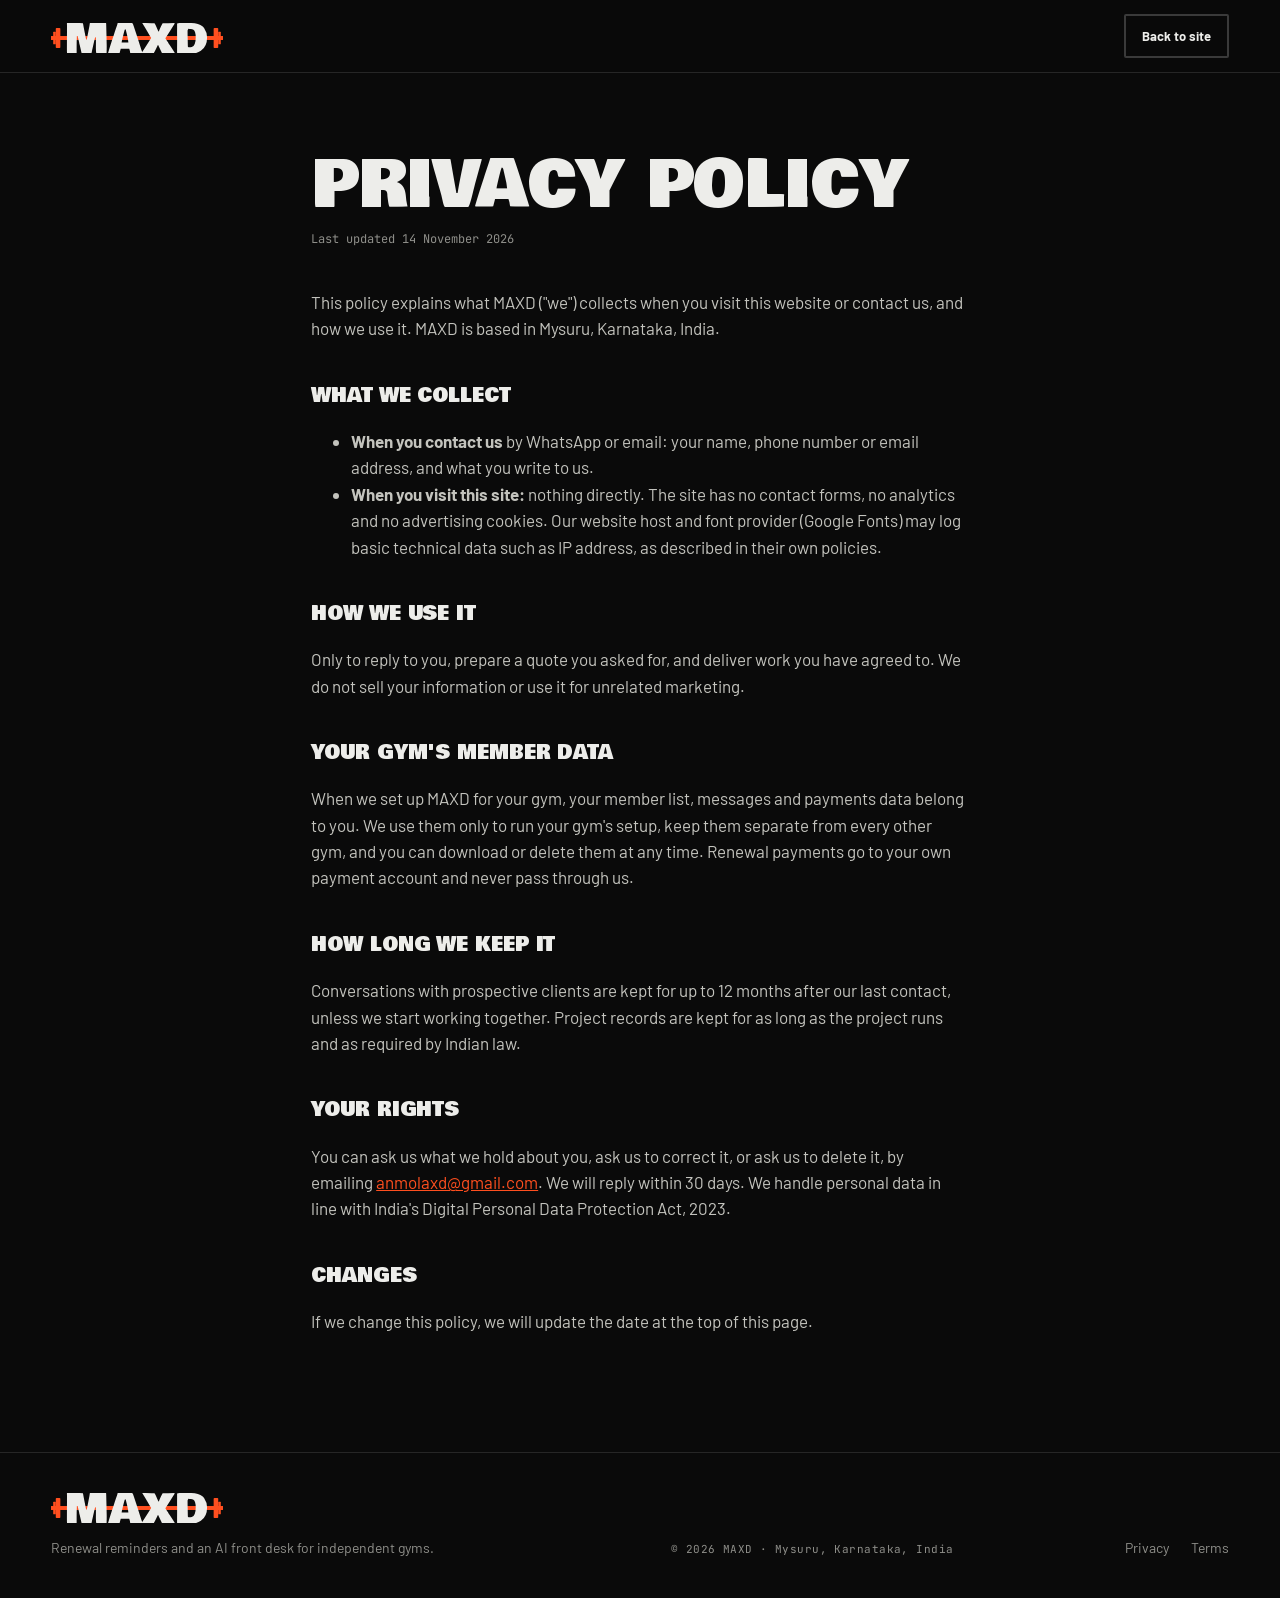
<file: privacy.html>
<!doctype html>
<html lang="en">
<head>
<meta charset="utf-8">
<meta name="viewport" content="width=device-width, initial-scale=1">
<title>Privacy Policy | MAXD</title>
<link rel="icon" href="brand/favicon-32.png" type="image/png" sizes="32x32">
<link rel="apple-touch-icon" href="brand/apple-touch-icon.png">
<meta property="og:image" content="https://anmolaxd.github.io/maxd/brand/og.png">
<meta property="og:image:width" content="1200">
<meta property="og:image:height" content="630">
<meta name="twitter:card" content="summary_large_image">
<link rel="preconnect" href="https://fonts.googleapis.com">
<link rel="preconnect" href="https://fonts.gstatic.com" crossorigin>
<link href="https://fonts.googleapis.com/css2?family=Bowlby+One&family=Barlow:ital,wght@0,400;0,500;0,600;0,700;1,400&family=JetBrains+Mono:wght@400;500&display=swap" rel="stylesheet">
<link rel="stylesheet" href="styles.css?v=11">
</head>
<body>
<header class="nav">
  <a class="brand" href="index.html" aria-label="MAXD home"><img class="logo" src="brand/logo-dark.svg" alt="MAXD" width="172" height="30"></a>
  <a class="btn btn-sm btn-line" href="index.html">Back to site</a>
</header>
<main class="legal">
  <h1>Privacy Policy</h1>
  <p class="updated">Last updated 14 November 2026</p>

  <p>This policy explains what MAXD ("we") collects when you visit this website or contact us, and how we use it. MAXD is based in Mysuru, Karnataka, India.</p>

  <h2>What we collect</h2>
  <ul>
    <li><strong>When you contact us</strong> by WhatsApp or email: your name, phone number or email address, and what you write to us.</li>
    <li><strong>When you visit this site:</strong> nothing directly. The site has no contact forms, no analytics and no advertising cookies. Our website host and font provider (Google Fonts) may log basic technical data such as IP address, as described in their own policies.</li>
  </ul>

  <h2>How we use it</h2>
  <p>Only to reply to you, prepare a quote you asked for, and deliver work you have agreed to. We do not sell your information or use it for unrelated marketing.</p>

  <h2>Your gym's member data</h2>
  <p>When we set up MAXD for your gym, your member list, messages and payments data belong to you. We use them only to run your gym's setup, keep them separate from every other gym, and you can download or delete them at any time. Renewal payments go to your own payment account and never pass through us.</p>

  <h2>How long we keep it</h2>
  <p>Conversations with prospective clients are kept for up to 12 months after our last contact, unless we start working together. Project records are kept for as long as the project runs and as required by Indian law.</p>

  <h2>Your rights</h2>
  <p>You can ask us what we hold about you, ask us to correct it, or ask us to delete it, by emailing <a href="mailto:anmolaxd@gmail.com">anmolaxd@gmail.com</a>. We will reply within 30 days. We handle personal data in line with India's Digital Personal Data Protection Act, 2023.</p>

  <h2>Changes</h2>
  <p>If we change this policy, we will update the date at the top of this page.</p>
</main>
<footer class="footer">
  <div class="f-brand"><img class="logo" src="brand/logo-dark.svg" alt="MAXD" width="172" height="30"><p>Renewal reminders and an AI front desk for independent gyms.</p></div>
  <p class="mono-note">© 2026 MAXD · Mysuru, Karnataka, India</p>
  <nav aria-label="Legal"><a href="privacy.html">Privacy</a><a href="terms.html">Terms</a></nav>
</footer>
</body>
</html>
</file>
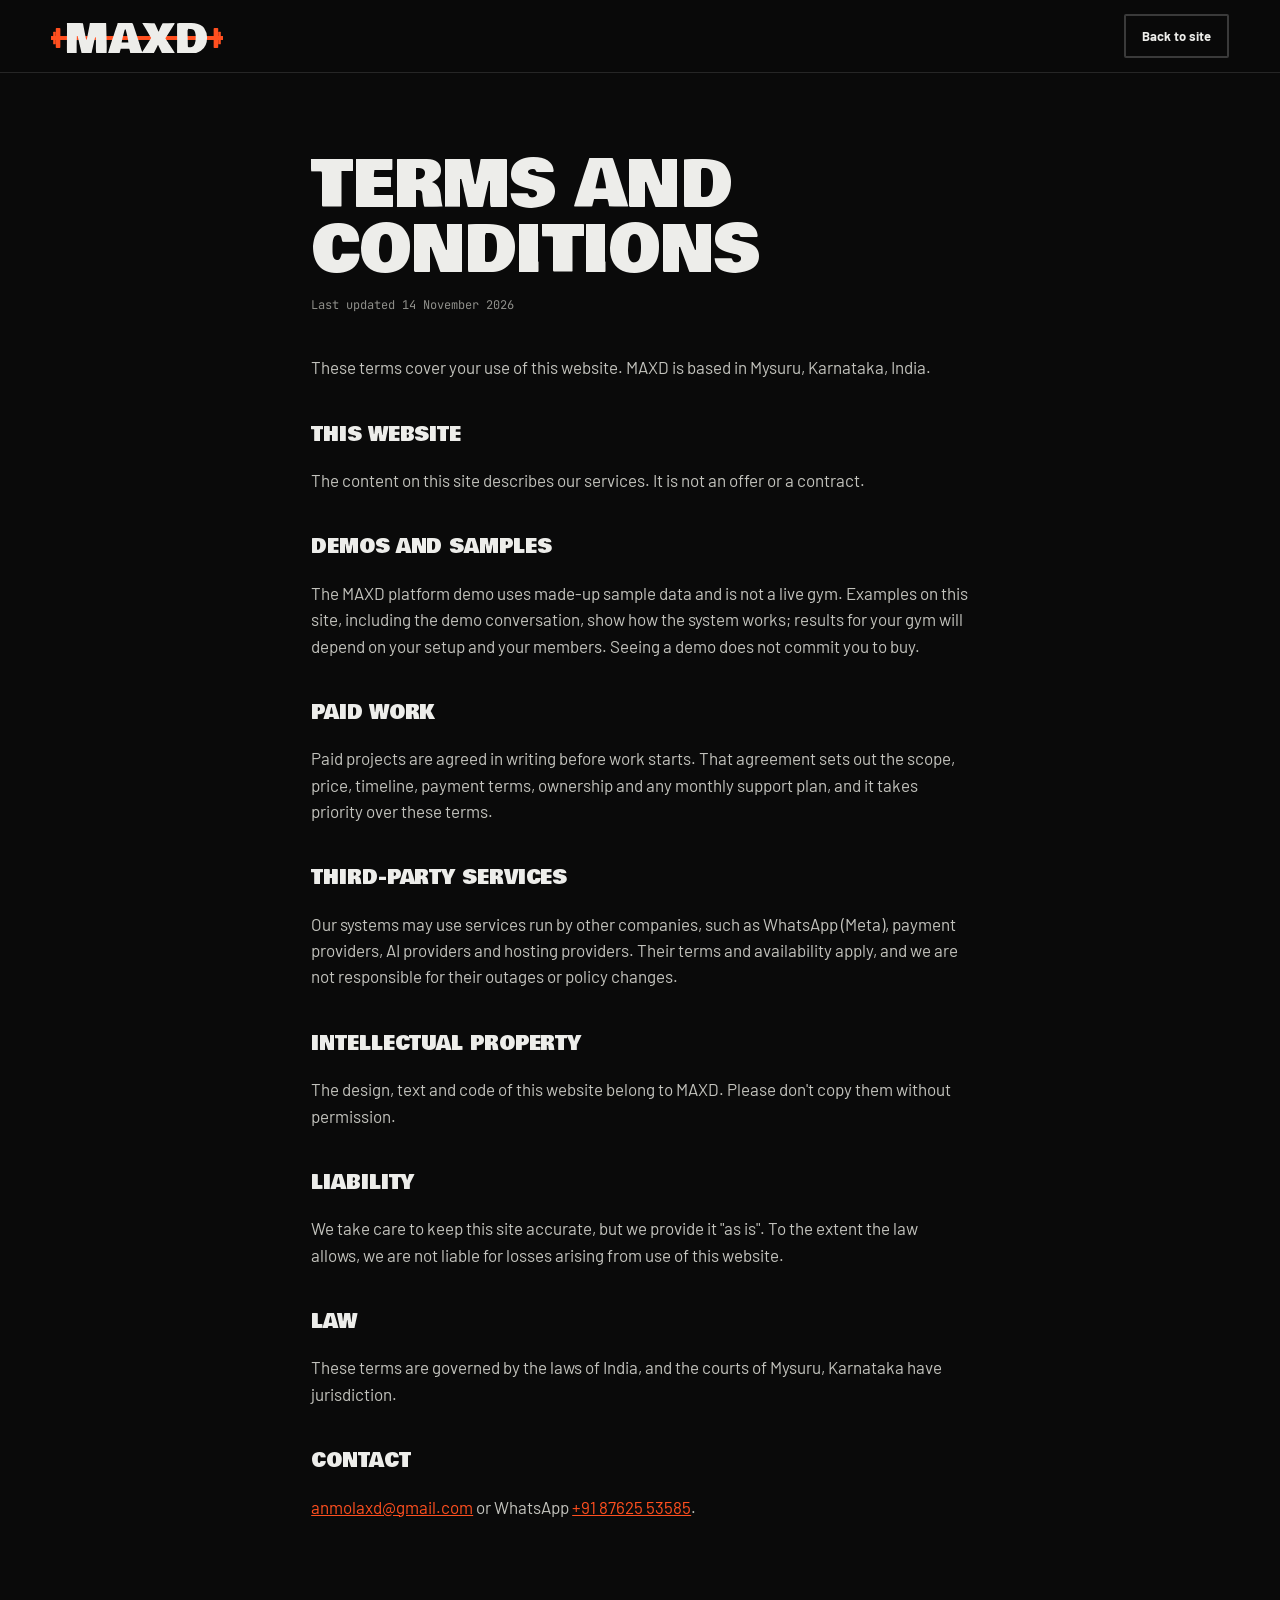
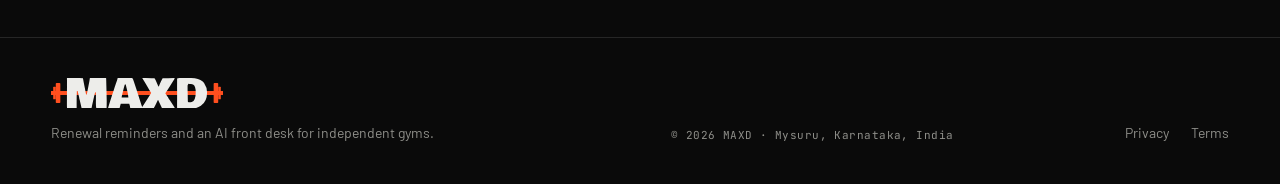
<file: terms.html>
<!doctype html>
<html lang="en">
<head>
<meta charset="utf-8">
<meta name="viewport" content="width=device-width, initial-scale=1">
<title>Terms and Conditions | MAXD</title>
<link rel="icon" href="brand/favicon-32.png" type="image/png" sizes="32x32">
<link rel="apple-touch-icon" href="brand/apple-touch-icon.png">
<meta property="og:image" content="https://anmolaxd.github.io/maxd/brand/og.png">
<meta property="og:image:width" content="1200">
<meta property="og:image:height" content="630">
<meta name="twitter:card" content="summary_large_image">
<link rel="preconnect" href="https://fonts.googleapis.com">
<link rel="preconnect" href="https://fonts.gstatic.com" crossorigin>
<link href="https://fonts.googleapis.com/css2?family=Bowlby+One&family=Barlow:ital,wght@0,400;0,500;0,600;0,700;1,400&family=JetBrains+Mono:wght@400;500&display=swap" rel="stylesheet">
<link rel="stylesheet" href="styles.css?v=11">
</head>
<body>
<header class="nav">
  <a class="brand" href="index.html" aria-label="MAXD home"><img class="logo" src="brand/logo-dark.svg" alt="MAXD" width="172" height="30"></a>
  <a class="btn btn-sm btn-line" href="index.html">Back to site</a>
</header>
<main class="legal">
  <h1>Terms and Conditions</h1>
  <p class="updated">Last updated 14 November 2026</p>

  <p>These terms cover your use of this website. MAXD is based in Mysuru, Karnataka, India.</p>

  <h2>This website</h2>
  <p>The content on this site describes our services. It is not an offer or a contract.</p>

  <h2>Demos and samples</h2>
  <p>The MAXD platform demo uses made-up sample data and is not a live gym. Examples on this site, including the demo conversation, show how the system works; results for your gym will depend on your setup and your members. Seeing a demo does not commit you to buy.</p>

  <h2>Paid work</h2>
  <p>Paid projects are agreed in writing before work starts. That agreement sets out the scope, price, timeline, payment terms, ownership and any monthly support plan, and it takes priority over these terms.</p>

  <h2>Third-party services</h2>
  <p>Our systems may use services run by other companies, such as WhatsApp (Meta), payment providers, AI providers and hosting providers. Their terms and availability apply, and we are not responsible for their outages or policy changes.</p>

  <h2>Intellectual property</h2>
  <p>The design, text and code of this website belong to MAXD. Please don't copy them without permission.</p>

  <h2>Liability</h2>
  <p>We take care to keep this site accurate, but we provide it "as is". To the extent the law allows, we are not liable for losses arising from use of this website.</p>

  <h2>Law</h2>
  <p>These terms are governed by the laws of India, and the courts of Mysuru, Karnataka have jurisdiction.</p>

  <h2>Contact</h2>
  <p><a href="mailto:anmolaxd@gmail.com">anmolaxd@gmail.com</a> or WhatsApp <a href="https://wa.me/918762553585">+91 87625 53585</a>.</p>
</main>
<footer class="footer">
  <div class="f-brand"><img class="logo" src="brand/logo-dark.svg" alt="MAXD" width="172" height="30"><p>Renewal reminders and an AI front desk for independent gyms.</p></div>
  <p class="mono-note">© 2026 MAXD · Mysuru, Karnataka, India</p>
  <nav aria-label="Legal"><a href="privacy.html">Privacy</a><a href="terms.html">Terms</a></nav>
</footer>
</body>
</html>
</file>
<file: styles.css>
﻿/* MAXD: "Scoreboard" design. Dark, condensed, data-led. */
:root {
  --bg: #0a0a0a;
  --surface: #131313;
  --surface-2: #1b1b1b;
  --line: #262626;
  --text: #ededea;
  --muted: #8f8f8a;
  --accent: #ff4f1f;   /* brand orange, from the logo */
  --win: #c6f432;      /* used only for "renewed" / success states */
  --display: "Bowlby One", Impact, sans-serif;
  --body: "Barlow", system-ui, sans-serif;
  --mono: "JetBrains Mono", ui-monospace, monospace;
  --g: clamp(16px, 4vw, 56px);
  --max: 1320px;
}
*, *::before, *::after { box-sizing: border-box; }
html { scroll-behavior: smooth; -webkit-text-size-adjust: 100%; }
@media (prefers-reduced-motion: reduce) { html { scroll-behavior: auto; } }
body { margin: 0; background: var(--bg); color: var(--text); font-family: var(--body); font-size: 17px; line-height: 1.55; -webkit-font-smoothing: antialiased; overflow-x: hidden; }
a { color: inherit; }
img, svg { display: block; }
:focus-visible { outline: 2px solid var(--accent); outline-offset: 3px; }
.skip { position: absolute; left: -999px; top: 8px; background: var(--accent); color: #0a0a0a; padding: 8px 12px; z-index: 100; }
.skip:focus { left: 8px; }
section, .strip, .footer { padding-left: var(--g); padding-right: var(--g); }
section > * { max-width: var(--max); margin-left: auto; margin-right: auto; }

/* ---------- type ---------- */
/* fat old-school gym display face for headings and big numbers */
h1, h2, h3, .tabs button, .tc-count, .d-grid b, .log-row .n, .rule-list b { font-family: var(--display); }
.tc-count small { font-family: var(--body); }
.display, .display-md { font-family: var(--display); font-stretch: 82%; font-weight: 800; letter-spacing: -.012em; line-height: 1.02; margin: 0; text-wrap: balance; }
.display { font-size: clamp(44px, 7.6vw, 120px); }
.display-md { font-size: clamp(36px, 5.2vw, 76px); max-width: 1000px; margin-left: 0; }
.hl { color: var(--accent); }
.mono-label { font-family: var(--mono); font-size: 12px; letter-spacing: .08em; text-transform: uppercase; color: var(--muted); margin: 0 0 20px; display: flex; align-items: center; gap: 10px; }
.mono-note { font-family: var(--mono); font-size: 11px; color: var(--muted); letter-spacing: .04em; }
.lede { font-size: clamp(18px, 1.6vw, 21px); color: #c9c9c4; max-width: 540px; margin: 28px 0 0; }
.sub { color: #b4b4ae; max-width: 600px; margin: 24px 0 0; font-size: 18px; }
.dot-unused { width: 8px; height: 8px; background: var(--win); display: inline-block; animation: blink 2s steps(2) infinite; }
@keyframes blink { 50% { opacity: .25; } }
.i { width: 18px; height: 18px; fill: none; stroke: currentColor; stroke-width: 2.2; stroke-linecap: square; }

/* ---------- logo (shared with brand files) ---------- */
.logo { display: block; height: 30px; width: auto; }  /* brand/logo-dark.svg, built by brand/maxd/logo-gen.py */

/* ---------- buttons: square, heavy ---------- */
.btn { display: inline-flex; align-items: center; gap: 12px; background: var(--accent); color: #0a0a0a; font-weight: 700; letter-spacing: 0; text-decoration: none; padding: 17px 24px; border: 2px solid var(--accent); border-radius: 2px; font-size: 16px; transition: background .2s, color .2s; }
.btn:hover { background: transparent; color: var(--accent); }
.btn-line { background: transparent; color: var(--text); border-color: #3a3a3a; }
.btn-line:hover { border-color: var(--text); color: var(--text); }
.btn-sm { padding: 10px 16px; font-size: 13px; }
.cta-row { display: flex; flex-wrap: wrap; gap: 14px; margin-top: 36px; }
.text-link { display: inline-flex; gap: 8px; align-items: center; color: var(--accent); font-weight: 600; text-decoration: none; border-bottom: 2px solid currentColor; padding-bottom: 2px; margin-top: 8px; }

/* ---------- nav ---------- */
.nav { position: sticky; top: 0; z-index: 50; display: flex; align-items: center; justify-content: space-between; gap: 24px; padding: 14px var(--g); background: rgba(10,10,10,.82); backdrop-filter: blur(10px); border-bottom: 1px solid var(--line); }
.brand { text-decoration: none; padding-top: 4px; }
.nav nav { display: flex; gap: 28px; }
.nav nav a { font-size: 15px; color: var(--muted); text-decoration: none; }
.nav nav a:hover { color: var(--text); }
@media (max-width: 860px) { .nav nav { display: none; } }

/* ---------- hero ---------- */
.hero { position: relative; display: grid; grid-template-columns: 1fr 1fr; gap: clamp(32px, 5vw, 80px); align-items: center; padding-top: clamp(40px, 5vw, 72px); padding-bottom: clamp(56px, 8vw, 110px); max-width: calc(var(--max) + 2 * var(--g)); margin: 0 auto; isolation: isolate; }
/* scoreboard grid, fading out behind the headline so text stays clean */
.hero::before { content: ""; position: absolute; inset: 0; z-index: -1; background-image: linear-gradient(var(--line) 1px, transparent 1px), linear-gradient(90deg, var(--line) 1px, transparent 1px); background-size: 88px 88px; -webkit-mask-image: linear-gradient(100deg, transparent 35%, #000 75%); mask-image: linear-gradient(100deg, transparent 35%, #000 75%); }
.hero > * { margin: 0; max-width: none; }
.hero .display { font-size: clamp(44px, 5.1vw, 80px); }
@media (max-width: 960px) { .hero { grid-template-columns: 1fr; } }

.timeline-card { background: var(--surface); border: 1px solid var(--line); border-top: 3px solid var(--accent); padding: 26px; }
.tc-head { display: flex; justify-content: space-between; align-items: flex-start; gap: 16px; }
.tc-head .mono-label { margin-bottom: 6px; }
.tc-count { font-stretch: 62%; font-weight: 850; font-size: 72px; line-height: 1; margin: 0; font-variant-numeric: tabular-nums; }
.tc-count small { font-size: 18px; font-stretch: 100%; font-weight: 500; color: var(--muted); text-transform: none; }
.stamp { font-family: var(--mono); font-size: 12px; text-transform: uppercase; letter-spacing: .08em; color: #0a0a0a; background: var(--win); padding: 6px 10px; transform: rotate(-4deg) scale(.6); opacity: 0; transition: transform .35s cubic-bezier(.2,1.6,.4,1), opacity .2s; }
.timeline-card.done .stamp { opacity: 1; transform: rotate(-4deg) scale(1); }
.tc-meter { height: 6px; background: var(--surface-2); margin: 20px 0 22px; }
.tc-meter span { display: block; height: 100%; width: 0; background: var(--accent); transition: width .9s ease; }
.timeline-card.done .tc-meter span { background: var(--win); }
.tc-events { list-style: none; margin: 0; padding: 0; display: grid; gap: 2px; }
.tc-events li { display: grid; grid-template-columns: 18px 76px 1fr; gap: 12px; align-items: center; padding: 11px 12px; background: var(--surface-2); color: var(--muted); font-size: 15px; transition: color .3s, background .3s; }
.tc-events b { font-family: var(--mono); font-weight: 500; font-size: 12px; text-transform: uppercase; letter-spacing: .06em; }
.tick { width: 12px; height: 12px; border: 2px solid #444; transition: background .3s, border-color .3s; }
.tc-events li.on { color: var(--text); }
.tc-events li.on .tick { background: var(--accent); border-color: var(--accent); }
.tc-events li.win.on { background: rgba(198,244,50,.1); }
.tc-events li.win.on .tick { background: var(--win); border-color: var(--win); }
.timeline-card .mono-note { margin: 14px 0 0; }

/* ---------- strip ---------- */
.strip { margin: 0; text-align: center; padding-top: 22px; padding-bottom: 22px; border-top: 1px solid var(--line); border-bottom: 1px solid var(--line); font-size: 15px; color: var(--muted); }

/* ---------- sections ---------- */
.leak, .kit, .log, .faq { padding-top: clamp(80px, 11vw, 150px); padding-bottom: clamp(40px, 5vw, 60px); }
.sec-head { margin-bottom: clamp(40px, 6vw, 72px); }

/* lifecycle track */
.track { position: relative; display: grid; grid-template-columns: repeat(5, 1fr); gap: 0; border-top: 1px solid var(--line); }
.track-line { position: absolute; left: 0; right: 0; top: -2px; height: 3px; }
.track-line span { display: block; height: 100%; width: 0; background: linear-gradient(90deg, var(--accent), var(--accent) 80%, #6b6b66); transition: width 2.2s cubic-bezier(.3,.7,.2,1); }
.track.in .track-line span { width: 100%; }
.stage-col { position: relative; padding: 34px 22px 0 0; }
.stage-col + .stage-col { padding-left: 22px; border-left: 1px solid var(--line); }
.node { position: absolute; top: -8px; left: 0; width: 14px; height: 14px; background: var(--bg); border: 3px solid #444; transition: border-color .3s, background .3s; }
.stage-col + .stage-col .node { left: -7px; }
.track.in .node { border-color: var(--accent); background: var(--accent); }
.stage-col h3 { font-stretch: 78%; font-weight: 800; font-size: 28px; line-height: 1; margin: 0 0 14px; }
.risk { color: var(--muted); font-size: 15px; min-height: 72px; margin: 0 0 18px; }
.fix { margin: 0; background: var(--surface); border-left: 3px solid var(--accent); padding: 14px 16px; font-size: 15px; }
.fix b { display: block; font-family: var(--mono); font-weight: 500; font-size: 11px; text-transform: uppercase; letter-spacing: .08em; color: var(--accent); margin-bottom: 4px; }
@media (max-width: 960px) {
  .track { grid-template-columns: 1fr; border-top: 0; border-left: 1px solid var(--line); margin-left: 7px; }
  .track-line { left: -2px; right: auto; top: 0; bottom: 0; width: 3px; height: auto; }
  .track-line span { width: 100% !important; height: 0; transition: height 2.2s cubic-bezier(.3,.7,.2,1); }
  .track.in .track-line span { height: 100%; }
  .stage-col, .stage-col + .stage-col { padding: 0 0 36px 28px; border-left: 0; }
  .node, .stage-col + .stage-col .node { left: -8px; top: 6px; }
  .risk { min-height: 0; }
}

/* tabs */
@media (max-width: 760px) { .tabs { grid-template-columns: 1fr 1fr; } .tabs button:nth-child(2) { border-right: 0; } .tabs button:nth-child(-n+2) { border-bottom: 1px solid var(--line); } }
.specs { list-style: none; padding: 0; margin: 0 0 18px; border-top: 1px solid var(--line); }
.specs li { padding: 12px 0 12px 28px; border-bottom: 1px solid var(--line); position: relative; font-size: 15px; }
.specs li::before { content: ""; position: absolute; left: 0; top: 19px; width: 12px; height: 3px; background: var(--accent); }
@keyframes rise { from { opacity: 0; transform: translateY(16px); } }

/* mocks (illustrations, aria-hidden) */
.mock { position: relative; align-self: center; background: #0d0d0d; border: 1px solid var(--line); padding: 20px; min-height: 340px; }
.mock::after { content: "Illustration · sample data"; position: absolute; right: 10px; bottom: -24px; font-family: var(--mono); font-size: 10px; color: var(--muted); letter-spacing: .04em; }
.m-top { margin: 0 0 18px; font-weight: 700; display: flex; justify-content: space-between; align-items: baseline; border-bottom: 1px solid var(--line); padding-bottom: 12px; }
.m-top small { font-family: var(--mono); font-weight: 400; font-size: 11px; color: var(--muted); }
.m-bubble { background: #1f2c22; color: #e6efe7; padding: 12px 14px 22px; max-width: 82%; margin: 0 0 10px auto; position: relative; font-size: 15px; border-radius: 2px; }
.m-bubble.m-in { background: var(--surface-2); color: var(--text); margin-left: 0; margin-right: auto; }
.m-bubble time { position: absolute; right: 10px; bottom: 5px; font-family: var(--mono); font-size: 10px; color: #8fa391; }
.m-btn { display: block; margin-top: 10px; padding: 9px; text-align: center; border: 1px solid #3c5a43; font-weight: 600; color: var(--win); }
.m-sys { text-align: center; font-family: var(--mono); font-size: 11px; color: var(--win); margin: 18px 0 0; letter-spacing: .03em; }
.s-bar { display: flex; gap: 6px; align-items: center; margin: -8px -8px 18px; padding-bottom: 12px; border-bottom: 1px solid var(--line); }
.s-bar i { width: 9px; height: 9px; background: #333; }
.s-bar span { margin-left: 10px; font-family: var(--mono); font-size: 11px; color: var(--muted); }
.s-hero { display: grid; grid-template-columns: 1.2fr 1fr; gap: 18px; align-items: end; }
.s-h { font-stretch: 78%; font-weight: 800; font-size: 32px; line-height: 1; margin: 0; }
.s-form { display: grid; gap: 6px; }
.s-form span { border: 1px solid #333; padding: 9px 10px; font-size: 12px; color: var(--muted); }
.s-form .s-go { background: var(--accent); border-color: var(--accent); color: #0a0a0a; font-weight: 700; text-align: center; }
.s-plans { display: grid; grid-template-columns: repeat(3, 1fr); gap: 8px; margin-top: 22px; }
.s-plans span { border: 1px solid var(--line); height: 92px; padding: 10px; font-size: 13px; }
.s-plans .pop { border-color: var(--accent); }
.d-grid { display: grid; grid-template-columns: 1fr 1fr; gap: 8px; }
.d-grid div { background: var(--surface-2); padding: 14px; }
.d-grid small { display: block; font-family: var(--mono); font-size: 10px; text-transform: uppercase; letter-spacing: .06em; color: var(--muted); }
.d-grid b { font-stretch: 62%; font-weight: 850; font-size: 44px; line-height: 1.1; }
.d-grid .ok { color: var(--win); } .d-grid .warn { color: var(--accent); }
.d-bars { display: flex; align-items: flex-end; gap: 8px; height: 90px; margin-top: 14px; border-bottom: 1px solid var(--line); }
.d-bars span { flex: 1; height: var(--h); background: #2a2a2a; }
.d-bars span:last-child { background: var(--accent); }

/* programme log */
.log-table { border-top: 2px solid var(--text); }
.log-row { display: grid; grid-template-columns: 90px 1fr 180px; gap: 24px; padding: 24px 0; border-bottom: 1px solid var(--line); align-items: baseline; }
.log-h { font-family: var(--mono); font-size: 11px; text-transform: uppercase; letter-spacing: .08em; color: var(--muted); padding: 12px 0; }
.log-row .n { font-stretch: 62%; font-weight: 850; font-size: 48px; line-height: 1; color: var(--accent); }
.log-row b { font-weight: 700; }
.log-row .eff { font-family: var(--mono); font-size: 13px; color: var(--muted); text-align: right; }
@media (max-width: 700px) { .log-row { grid-template-columns: 56px 1fr; } .log-row .eff { grid-column: 2; text-align: left; } .log-h span:last-child { display: none; } .log-row .n { font-size: 36px; } }


/* FAQ */
.qa { border-top: 1px solid var(--line); }
.qa details { border-bottom: 1px solid var(--line); }
.qa summary { list-style: none; cursor: pointer; padding: 24px 48px 24px 0; font-size: clamp(19px, 2vw, 24px); font-weight: 600; position: relative; }
.qa summary::-webkit-details-marker { display: none; }
.qa summary::after { content: ""; position: absolute; right: 6px; top: 50%; width: 16px; height: 16px; margin-top: -8px; background: linear-gradient(var(--accent), var(--accent)) center/100% 3px no-repeat, linear-gradient(var(--accent), var(--accent)) center/3px 100% no-repeat; transition: transform .25s; }
.qa details[open] summary::after { transform: rotate(45deg); }
.qa p { color: #c3c3bd; margin: 0 0 26px; max-width: 760px; }

/* final */
.final { padding-top: clamp(90px, 12vw, 170px); padding-bottom: clamp(90px, 12vw, 160px); border-top: 1px solid var(--line); margin-top: clamp(60px, 8vw, 100px); }
.final .display a { text-decoration: none; }
.final .display a:hover .hl { text-decoration: underline; text-decoration-thickness: 6px; text-underline-offset: 10px; }

/* footer */
.footer { display: grid; grid-template-columns: 1.4fr 1fr auto; gap: 24px 40px; align-items: end; padding-top: 40px; padding-bottom: 40px; border-top: 1px solid var(--line); }
.f-brand p { color: var(--muted); font-size: 14px; max-width: 420px; margin: 14px 0 0; }
.footer nav { display: flex; gap: 22px; }
.footer nav a { font-size: 14px; color: var(--muted); text-decoration: none; }
.footer nav a:hover { color: var(--text); }
.footer .mono-note { margin: 0; }
@media (max-width: 760px) { .footer { grid-template-columns: 1fr; } }

/* scroll reveal (only when JS + motion allowed) */
.js-motion .rv { opacity: 0; transform: translateY(28px); transition: opacity .8s ease, transform .8s cubic-bezier(.2,.8,.2,1); }
.js-motion .rv.in { opacity: 1; transform: none; }

/* legal pages */
.legal { max-width: 760px; margin: 0 auto; padding: 80px var(--g) 100px; }
.legal h1 { font-stretch: 78%; font-weight: 800; font-size: clamp(48px, 7vw, 88px); line-height: .95; margin: 0 0 8px; }
.legal .updated { font-family: var(--mono); font-size: 12px; color: var(--muted); margin-bottom: 40px; }
.legal h2 { font-stretch: 78%; font-weight: 800; font-size: 24px; margin: 40px 0 10px; }
.legal p, .legal li { color: #c3c3bd; }
.legal a { color: var(--accent); }

/* who we are */

/* Bowlby One has one weight and is very wide: no faux bold, smaller sizes */
h1, h2, h3, .display, .display-md, .tc-count, .d-grid b, .log-row .n, .rule-list b { font-weight: 400; font-synthesis: none; letter-spacing: -.005em; }
h1, h2, h3, .display, .display-md, .rule-list b { text-transform: uppercase; }
.display { font-size: clamp(30px, 5.4vw, 84px); line-height: 1.04; }
.hero .display { font-size: clamp(30px, 3.6vw, 56px); }
.display-md { font-size: clamp(26px, 3.6vw, 52px); line-height: 1.05; }
.stage-col h3 { font-size: 19px; line-height: 1.1; }
.tc-count { font-size: 60px; }
.d-grid b { font-size: 32px; }
.log-row .n { font-size: 36px; }
.legal h1 { font-size: clamp(34px, 5vw, 64px); line-height: 1.02; }
.legal h2 { font-size: 19px; }

/* ---------- service demos (main.js plays them; without JS or with reduced motion everything is shown) ---------- */
.js-motion .mock [data-at]:not(.shown):not(.typing) { display: none; }
.js-motion .mock [data-at].shown { animation: pop .35s cubic-bezier(.2,.8,.2,1); }
@keyframes pop { from { opacity: 0; transform: translateY(10px) scale(.97); } }
.m-bubble.typing { font-size: 0; width: 68px; padding: 14px; animation: pop .25s ease; }
.m-bubble.typing > * { display: none; }
.m-bubble.typing::after { content: ""; display: block; height: 8px; background: radial-gradient(circle at 4px 4px, #8fa391 3.5px, transparent 4px) 0 0 / 14px 8px repeat-x; animation: blink .8s steps(2) infinite; }
.m-btn.tap, .s-go.tap { animation: tap .6s ease; }
@keyframes tap { 35% { transform: scale(.93); filter: brightness(1.4); background-color: rgba(198,244,50,.2); } }
.s-form span.typed { color: var(--text); }
.mock-dash.run .d-bars span { animation: grow .9s cubic-bezier(.2,.8,.2,1) both; animation-delay: calc(var(--n) * 90ms); transform-origin: bottom; }
@keyframes grow { from { transform: scaleY(0); } }
@keyframes prog { from { transform: scaleX(0); } }

/* ---------- motion borrowed in spirit from tomdekoning.work: running words, masked rises, scroll-lit text, letter-roll links ---------- */
.sr-only { position: absolute; width: 1px; height: 1px; overflow: hidden; clip: rect(0 0 0 0); white-space: nowrap; }
/* marquees: without JS (or with reduced motion) they sit still and wrap */
.marquee { overflow: hidden; }
.strip.marquee { padding: 0; text-align: left; color: var(--text); }
.mq-track { display: flex; justify-content: center; flex-wrap: wrap; }
.mq-on .mq-track { flex-wrap: nowrap; justify-content: flex-start; width: max-content; will-change: transform; }
.mq-set { display: flex; align-items: center; flex-wrap: wrap; justify-content: center; gap: 14px 28px; padding: 18px 28px; flex: 0 1 auto; }
.mq-on .mq-set { flex-wrap: nowrap; padding-left: 0; flex: none; }
.mq-set span { font-family: var(--display); text-transform: uppercase; font-size: 20px; white-space: nowrap; }
.mq-set i { width: 9px; height: 9px; background: var(--accent); flex: none; }
/* headings rise word by word from behind a mask */
.rise .w { display: inline-block; overflow: hidden; vertical-align: top; padding-bottom: .1em; margin-bottom: -.1em; }
.rise .w > span { display: inline-block; transform: translateY(108%); transition: transform 1s cubic-bezier(.16,1,.3,1); }
.rise.in .w > span { transform: none; }
/* one statement lights up word by word as you scroll */
.fill .w > span { color: #3a3a37; transition: color .35s ease; }
.fill .w.lit > span { color: var(--text); }
/* nav links: letters roll up on hover */
.roll { display: inline-flex; overflow: hidden; height: 1.3em; line-height: 1.3em; vertical-align: top; }
.roll span { display: inline-block; text-shadow: 0 1.3em currentColor; transition: transform .45s cubic-bezier(.65,0,.25,1); }
a:hover > .roll span, a:focus-visible > .roll span { transform: translateY(-1.3em); }

/* ---------- how we work: pinned heading, six numbered terms that light up as you reach them ---------- */
.rules { padding-top: clamp(80px, 11vw, 150px); padding-bottom: clamp(40px, 5vw, 70px); }
.rules-grid { display: grid; grid-template-columns: minmax(0, 1fr) minmax(0, 1.35fr); gap: clamp(32px, 6vw, 110px); align-items: start; }
.rules-head { position: sticky; top: 120px; }
.rules-group { font-family: var(--mono); font-size: 12px; letter-spacing: .08em; text-transform: uppercase; color: var(--accent); margin: 0 0 14px; }
.rule-list + .rules-group { margin-top: clamp(40px, 5vw, 64px); }
.rule-list { list-style: none; margin: 0; padding: 0; border-top: 1px solid var(--line); }
.rule-list li { position: relative; display: grid; grid-template-columns: clamp(70px, 8vw, 120px) minmax(0, 1fr); gap: clamp(16px, 2vw, 28px); align-items: start; padding: clamp(22px, 2.6vw, 34px) 0; border-bottom: 1px solid var(--line); }
.rule-list li::after { content: ""; position: absolute; left: 0; right: 0; bottom: -1px; height: 2px; background: var(--accent); transform: scaleX(0); transform-origin: left; transition: transform 1s cubic-bezier(.16,1,.3,1); }
.rn { font-family: var(--display); font-size: clamp(48px, 5.4vw, 80px); line-height: .82; color: transparent; -webkit-text-stroke: 1.5px #444440; transition: color .6s ease, -webkit-text-stroke-color .6s ease; }
.rule-list b { display: block; font-size: clamp(22px, 2.3vw, 32px); line-height: 1.05; margin: 2px 0 10px; transition: color .6s ease; }
.rule-list p { margin: 0; color: #8f8f8a; font-size: 17px; max-width: 46ch; transition: color .6s ease; }
.rule-list li.on::after { transform: scaleX(1); }
.rule-list li.on .rn { color: var(--accent); -webkit-text-stroke-color: var(--accent); }
.rule-list li.on p { color: #d6d6d1; }
.rules-head .sub { margin-top: 18px; }
@media (max-width: 860px) { .rules-grid { grid-template-columns: 1fr; } .rules-head { position: static; } }

/* ---------- footer card: orange glow, running name, 3D barbell (bar3d.js) ---------- */
.fcard { position: relative; isolation: isolate; overflow: hidden; margin: clamp(48px, 7vw, 96px) var(--g) var(--g); background: #0e0e0e; border: 1px solid var(--line); }
.fc-glow { position: absolute; inset: -25%; z-index: -1; pointer-events: none; will-change: transform, opacity;
  /* the box is 150% of the card, so 72% here sits about 83% down the card */
  background: radial-gradient(40% 44% at 30% 72%, rgba(255,79,31,.95), rgba(255,79,31,.5) 40%, rgba(255,79,31,0) 72%),
              radial-gradient(26% 30% at 80% 76%, rgba(255,90,40,.5), rgba(255,90,40,0) 70%),
              radial-gradient(70% 26% at 50% 86%, rgba(255,110,50,.5), rgba(255,110,50,0) 72%); }
.fc-top { display: grid; grid-template-columns: minmax(0, 1.4fr) auto; gap: 24px 48px; padding: clamp(24px, 4vw, 48px); align-items: start; }
.fc-links { display: flex; gap: clamp(24px, 4vw, 56px); margin: 0; }
.fc-links dt { font-family: var(--mono); font-size: 11px; letter-spacing: .08em; text-transform: uppercase; color: var(--muted); margin-bottom: 6px; }
.fc-links dd { margin: 0; font-size: 16px; }
.fc-links a { color: var(--text); text-decoration: none; }
.fc-links a:hover { color: var(--accent); }
.fc-stage { position: relative; }
.fc-scene { position: relative; height: clamp(170px, 21vw, 330px); }
.fc-mq { position: absolute; left: 0; right: 0; bottom: 4%; }
.fc-mq .mq-set { padding: 0; gap: .25em; font-size: clamp(96px, 19vw, 330px); }
.fc-mq .mq-set span { font-size: 1em; line-height: .78; color: var(--text); }
.fc-mq .mq-set .o { color: var(--accent); }
.fc-mq .mq-set i { width: .1em; height: .1em; }
.fc-mq:not(.mq-on) .mq-set > :not(:first-child) { display: none; }
.fc-bottom { display: flex; justify-content: space-between; gap: 16px; padding: 16px clamp(24px, 4vw, 48px) 20px; font-family: var(--mono); font-size: 12px; color: rgba(237,237,234,.7); }
@media (max-width: 700px) { .fc-top { grid-template-columns: 1fr; } }
@media (max-width: 700px) {
  .fc-glow { background: radial-gradient(90% 24% at 30% 80%, rgba(255,79,31,.9), rgba(255,79,31,.4) 42%, rgba(255,79,31,0) 72%),
                         radial-gradient(70% 16% at 80% 86%, rgba(255,90,40,.45), rgba(255,90,40,0) 70%); }
}

/* hero: floating 3D barbell (bar3d.js) with glass "software" cards; each plate and its card is one MAXD service */
.hero { grid-template-columns: .9fr 1.1fr; }
.hero-stage { position: relative; isolation: isolate; align-self: center; height: clamp(420px, min(46vw, calc(100svh - var(--navh, 73px) - 80px)), 680px); margin: 0 calc(-1 * var(--g)) 0 0; }
.hero-glow { position: absolute; inset: -12% -8%; z-index: -1; pointer-events: none; filter: blur(8px);
  background: radial-gradient(42% 38% at 50% 52%, rgba(255,79,31,.85), rgba(255,79,31,.35) 40%, rgba(255,79,31,0) 72%),
              radial-gradient(30% 30% at 22% 40%, rgba(255,120,60,.35), rgba(255,120,60,0) 70%),
              radial-gradient(30% 30% at 80% 62%, rgba(255,60,20,.4), rgba(255,60,20,0) 70%),
              radial-gradient(20% 20% at 70% 20%, rgba(198,244,50,.12), rgba(198,244,50,0) 70%);
  animation: breathe 7s ease-in-out infinite; }
@keyframes breathe { 0%, 100% { opacity: 1; transform: scale(1); } 50% { opacity: .75; transform: scale(1.06); } }
.hero-stage canvas { position: absolute; inset: 0; width: 100%; height: 100%; display: block; opacity: 0; transition: opacity 1.2s ease;
  -webkit-mask-image: radial-gradient(75% 70% at 50% 50%, #000 60%, transparent 100%); mask-image: radial-gradient(75% 70% at 50% 50%, #000 60%, transparent 100%); }
.hero-stage canvas.ready { opacity: 1; }
/* glass cards: hidden until their plate goes on, then they float */
.hc { position: absolute; z-index: 2; display: flex; align-items: center; gap: 10px; padding: 10px 14px 10px 10px; min-width: 200px;
  background: rgba(18,18,18,.62); -webkit-backdrop-filter: blur(14px) saturate(140%); backdrop-filter: blur(14px) saturate(140%);
  border: 1px solid rgba(255,255,255,.1); border-radius: 12px; box-shadow: 0 18px 50px rgba(0,0,0,.55), 0 0 0 1px rgba(255,79,31,.12), 0 0 32px rgba(255,79,31,.14);
  opacity: 0; transform: translateY(16px) scale(.94); transition: opacity .6s ease, transform .7s cubic-bezier(.2,.8,.2,1); }
.hc.in { opacity: 1; transform: none; animation: float 6s ease-in-out infinite; animation-delay: var(--fd, 0s); }
@keyframes float { 0%, 100% { translate: 0 0; } 50% { translate: 0 -10px; } }
.hc p { margin: 0; line-height: 1.25; }
.hc small { display: block; font-family: var(--mono); font-size: 10px; letter-spacing: .04em; color: var(--muted); }
.hc b { font-size: 14px; font-weight: 600; color: var(--text); }
.hc-ico { flex: none; display: grid; place-items: center; width: 30px; height: 30px; border-radius: 8px; font-style: normal; font-family: var(--mono); font-size: 12px; font-weight: 600;
  background: rgba(255,79,31,.16); color: var(--accent); }
.hc-1 .hc-ico { background: rgba(198,244,50,.14); color: var(--win); }
.hc-bars { display: flex; align-items: flex-end; gap: 3px; height: 26px; margin-left: 4px; }
.hc-bars s { width: 5px; height: var(--h); background: #3a3a3a; border-radius: 1px; }
.hc-bars s:last-child { background: var(--accent); }
.hc-1 { top: 9%; left: 6%; --fd: 0s; }
.hc-2 { top: 5%; right: 5%; --fd: -1.5s; }
.hc-3 { bottom: 11%; left: 3%; --fd: -3s; }
.hc-4 { bottom: 6%; right: 7%; --fd: -4.5s; }
.hc-live { position: absolute; z-index: 2; left: 50%; bottom: 0; translate: -50% 0; margin: 0; display: flex; align-items: center; gap: 8px; padding: 6px 12px; border-radius: 99px; white-space: nowrap;
  font-family: var(--mono); font-size: 11px; letter-spacing: .08em; text-transform: uppercase; color: var(--text); background: rgba(18,18,18,.7); border: 1px solid rgba(198,244,50,.3);
  opacity: 0; transition: opacity .6s ease; }
.hc-live span { width: 7px; height: 7px; border-radius: 50%; background: var(--win); animation: ping 1.6s ease-out infinite; }
.hc-live.in { opacity: 1; }
@keyframes ping { 0% { box-shadow: 0 0 0 0 rgba(198,244,50,.6); } 70%, 100% { box-shadow: 0 0 0 8px rgba(198,244,50,0); } }
@media (prefers-reduced-motion: reduce) { .hero-glow, .hc.in, .hc-live span { animation: none; } }
@media (max-width: 960px) {
  /* phones/tablets: the barbell leads, full width, headline right under it */
  .hero { grid-template-columns: 1fr; padding-top: 0; }
  .hero-stage { order: -1; height: clamp(340px, 100vw, 520px); width: 100vw; margin: 0 0 0 calc(50% - 50vw); }
}
@media (max-width: 600px) {
  .hc { min-width: 0; gap: 7px; padding: 6px 9px 6px 6px; border-radius: 10px; }
  .hc-ico { width: 22px; height: 22px; font-size: 10px; border-radius: 6px; }
  .hc small { font-size: 8.5px; }
  .hc b { font-size: 11.5px; }
  .hc-bars { display: none; }
  .hc-1 { top: 5%; left: 3%; } .hc-2 { top: 16%; right: 3%; } .hc-3 { bottom: 17%; left: 3%; } .hc-4 { bottom: 7%; right: 3%; }
  .hc-live { font-size: 9px; padding: 4px 10px; }
}
/* the countdown card that used to sit in the hero, now beside the "plan just runs out" heading */
.leak-intro { display: grid; grid-template-columns: 1.15fr .85fr; gap: clamp(32px, 5vw, 80px); align-items: center; margin-bottom: clamp(40px, 6vw, 72px); }
.leak-intro .sec-head { margin-bottom: 0; }
.leak-intro .timeline-card { margin: 0; }
@media (max-width: 960px) { .leak-intro { grid-template-columns: 1fr; } }

/* ---------- services: one pinned frame (services list + live demo) ---------- */
.kit-pin { display: grid; gap: 14px; }
.kit-body { display: grid; grid-template-columns: minmax(0, 1fr) minmax(0, 1fr); gap: clamp(16px, 3vw, 44px); min-height: 0; }
.kit-steps { list-style: none; margin: 0; padding: 0; border-top: 1px solid var(--line); min-height: 0; overflow: hidden; }
.kit-steps li { border-bottom: 1px solid var(--line); }
.kit-steps button { all: unset; box-sizing: border-box; display: flex; gap: 14px; align-items: baseline; width: 100%; padding: 12px 0; cursor: pointer;
  font-family: var(--display); text-transform: uppercase; font-size: clamp(18px, 1.7vw, 24px); line-height: 1.1; color: #55554f; transition: color .3s ease; }
.kit-steps button span { font-family: var(--mono); font-size: 12px; color: inherit; transition: color .3s ease; }
.kit-steps button:hover { color: var(--text); }
.kit-steps button:focus-visible { outline: 2px solid var(--accent); outline-offset: 2px; }
.kit-steps li.on button { color: var(--text); }
.kit-steps li.on button span { color: var(--accent); }
.ks-copy { padding: 0 0 14px 34px; }
.ks-copy p { margin: 0 0 10px; color: #b4b4ae; font-size: 15px; line-height: 1.5; }
.ks-copy .specs { margin: 0 0 8px; }
.ks-copy .specs li { padding: 6px 0 6px 22px; font-size: 13px; }
.ks-copy .specs li::before { top: 13px; width: 10px; }
.ks-copy .text-link { font-size: 14px; }
.kit-demos { position: relative; min-height: 0; }
.kit-demos .mock { margin-bottom: 40px; }
/* pinned version, only when JS runs (without JS everything above simply stacks) */
.kit-js .kit-scroll { height: calc(100vh - var(--navh, 73px) + 3 * 75vh); }
.kit-js .kit-pin { position: sticky; top: var(--navh, 73px); height: calc(100vh - var(--navh, 73px)); padding: 12px 0 16px; box-sizing: border-box;
  grid-template-rows: minmax(0, 1fr); }
.kit-js .kit-steps li:not(.on) .ks-copy { display: none; }
.kit-js .kit-demos .mock { position: absolute; inset: 0 0 22px 0; align-self: stretch; justify-self: stretch; min-height: 0; margin: 0; overflow: hidden; opacity: 0; visibility: hidden; transition: opacity .35s ease, visibility .35s; }
.kit-js .kit-demos .mock.on { opacity: 1; visibility: visible; }
.kit-js .kit-demos .mock::after { bottom: -21px; }
/* chats: newest messages push older ones up, like a real chat */
.kit-js .mock-phone { display: flex; flex-direction: column; }
.m-thread { display: flex; flex-direction: column; }
.kit-js .m-thread { flex: 1; min-height: 0; justify-content: flex-end; overflow: hidden; }
.kit-js .m-thread .m-bubble { flex: none; }
@media (max-height: 820px) { .kit-js .ks-copy .specs { display: none; } }
@media (max-width: 860px) {
  .kit-body { grid-template-columns: 1fr; }
  .kit-js .kit-scroll { height: calc(100svh - var(--navh, 73px) + 3 * 70svh); }
  .kit-js .kit-pin { height: calc(100svh - var(--navh, 73px)); gap: 10px; padding-top: 8px; }
  .kit-js .kit-body { grid-template-rows: auto minmax(0, 1fr); gap: 10px; }
  .kit-steps button { padding: 8px 0; font-size: 16px; }
  .ks-copy { padding: 0 0 10px 30px; }
  .ks-copy p { font-size: 14px; margin: 0; }
  .kit-js .ks-copy .specs, .kit-js .ks-copy .text-link { display: none; }
  .kit-js .kit-demos .mock { padding: 14px; }
}
/* phones: compact the website and dashboard demos so each fits the frame (chats already scroll like a real chat) */
@media (max-width: 600px) {
  .kit-js .kit-demos .mock { padding: 12px; }
  .kit-js .kit-demos .m-top { margin-bottom: 10px; padding-bottom: 8px; }
  .kit-js .kit-demos .m-sys { margin-top: 10px; }
  .kit-js .kit-demos .s-bar { margin: -2px 0 10px; padding-bottom: 8px; }
  .kit-js .kit-demos .s-h { font-size: 24px; }
  .kit-js .kit-demos .s-form span { padding: 6px 8px; }
  .kit-js .kit-demos .s-plans { margin-top: 10px; }
  .kit-js .kit-demos .s-plans span { height: 44px; padding: 6px 8px; }
  .kit-js .kit-demos .d-grid div { padding: 8px 10px; }
  .kit-js .kit-demos .d-grid b { font-size: 24px; }
  .kit-js .kit-demos .d-bars { height: 48px; margin-top: 10px; }
}
</file>
